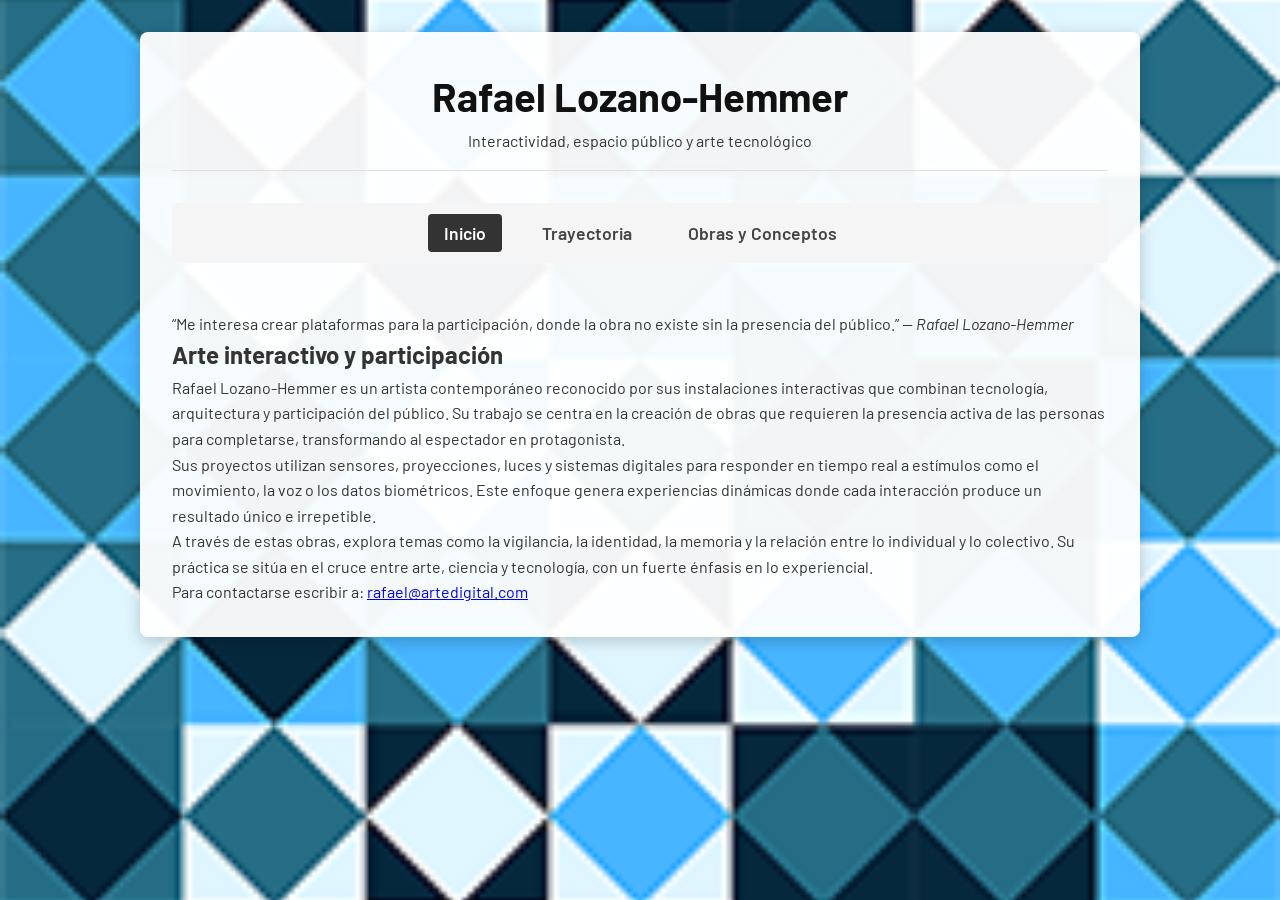
<file: index.html>
<!DOCTYPE html>
<html lang="es">
<head>
    <meta charset="UTF-8">
    <meta name="viewport" content="width=device-width, initial-scale=1.0">
    <title>Inicio - Rafael Lozano-Hemmer</title>
    <link rel="preconnect" href="https://fonts.googleapis.com">
    <link rel="preconnect" href="https://fonts.gstatic.com" crossorigin>
    <link href="https://fonts.googleapis.com/css2?family=Barlow:wght@400;600;700&display=swap" rel="stylesheet">
    <link rel="stylesheet" href="style.css">
</head>
<body>

    <div class="contenedor-principal">

        <header>
            <h1>Rafael Lozano-Hemmer</h1>
            <p>Interactividad, espacio público y arte tecnológico</p>
        </header>

        <nav>
            <ul>
                <li><a href="index.html" class="activo">Inicio</a></li>
                <li><a href="trayectoria.html">Trayectoria</a></li>
                <li><a href="obras.html">Obras y Conceptos</a></li>
            </ul>
        </nav>

        <main>
            <section>
                <blockquote>
                    “Me interesa crear plataformas para la participación, donde la obra no existe sin la presencia del público.”
                    <cite>— Rafael Lozano-Hemmer</cite>
                </blockquote>
            </section>

            <section>
                <h2>Arte interactivo y participación</h2>
                <p>Rafael Lozano-Hemmer es un artista contemporáneo reconocido por sus instalaciones interactivas que combinan tecnología, arquitectura y participación del público. Su trabajo se centra en la creación de obras que requieren la presencia activa de las personas para completarse, transformando al espectador en protagonista.</p>
                <p>Sus proyectos utilizan sensores, proyecciones, luces y sistemas digitales para responder en tiempo real a estímulos como el movimiento, la voz o los datos biométricos. Este enfoque genera experiencias dinámicas donde cada interacción produce un resultado único e irrepetible.</p>
                <p>A través de estas obras, explora temas como la vigilancia, la identidad, la memoria y la relación entre lo individual y lo colectivo. Su práctica se sitúa en el cruce entre arte, ciencia y tecnología, con un fuerte énfasis en lo experiencial.</p>
            </section>
        </main>

        <footer>
            <p>Para contactarse escribir a: <a href="mailto:rafael@artedigital.com">rafael@artedigital.com</a></p>
        </footer>

    </div> </body>
</html>
</file>
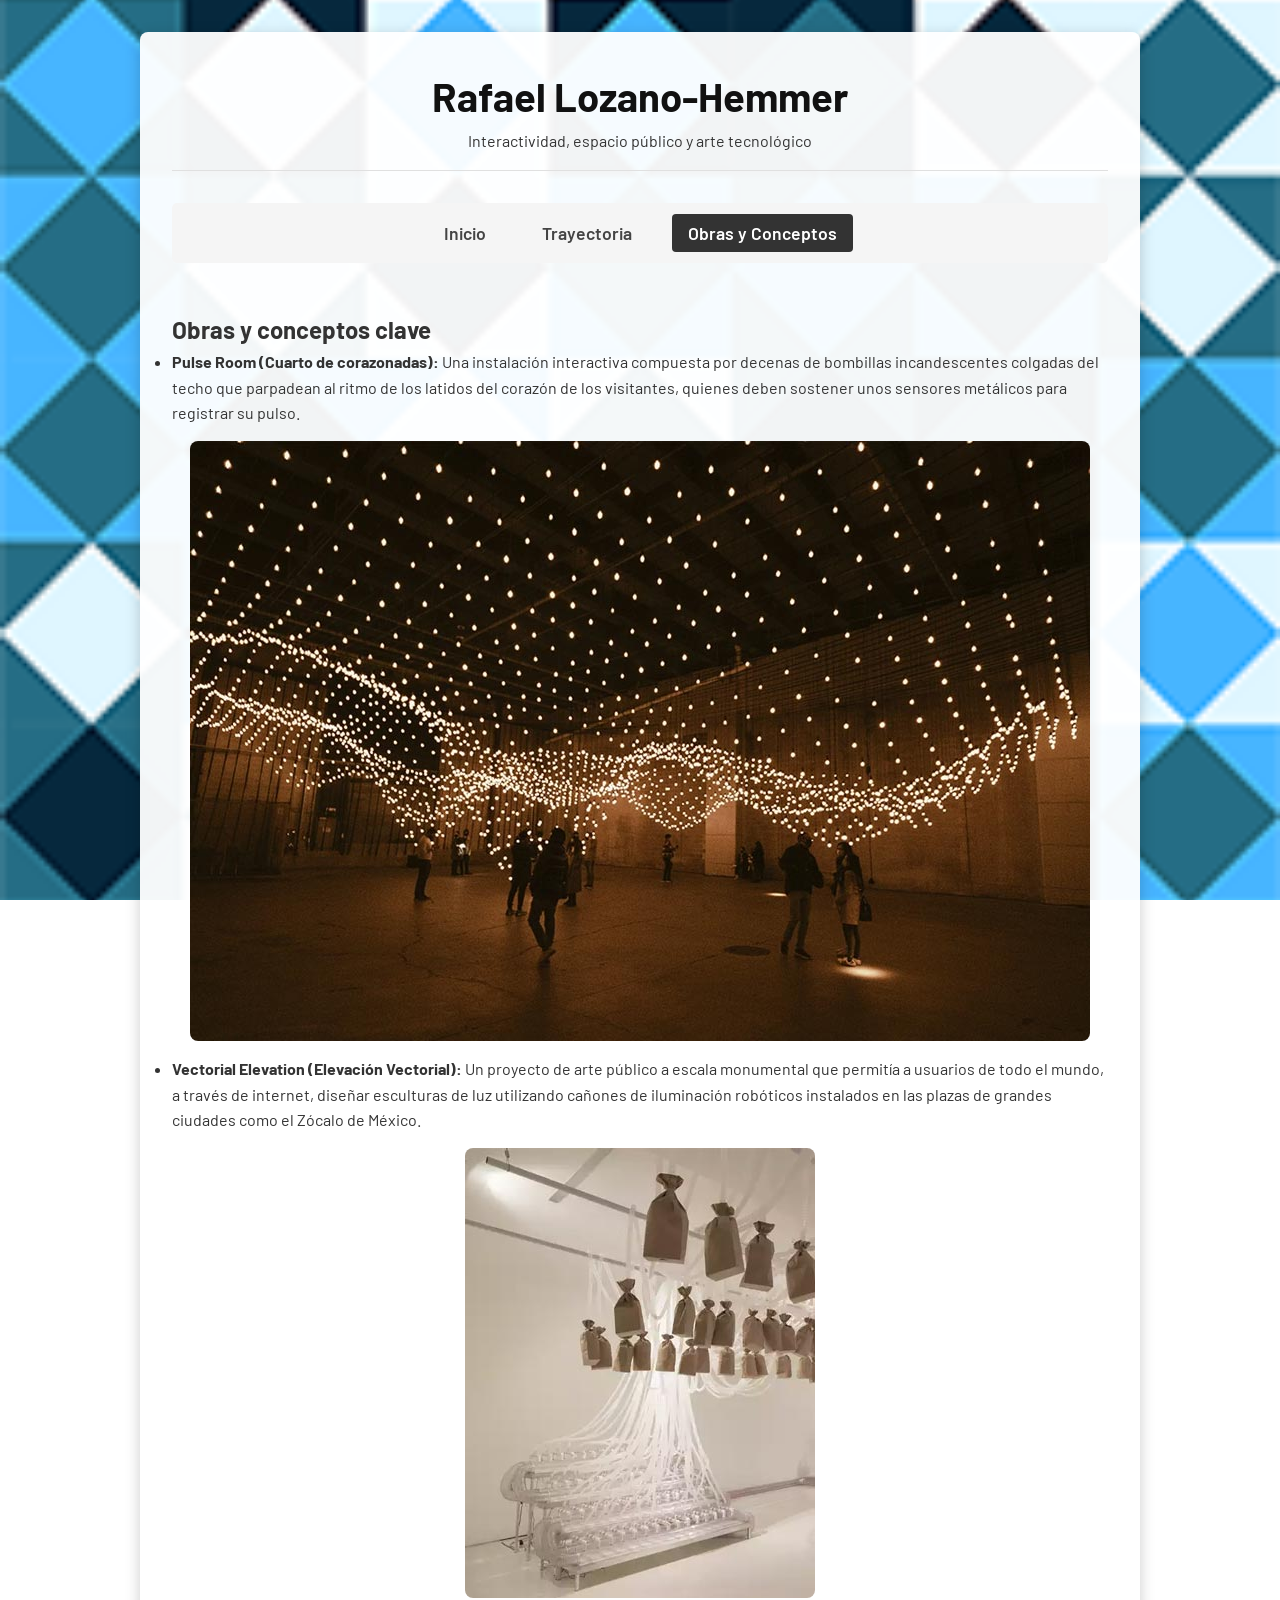
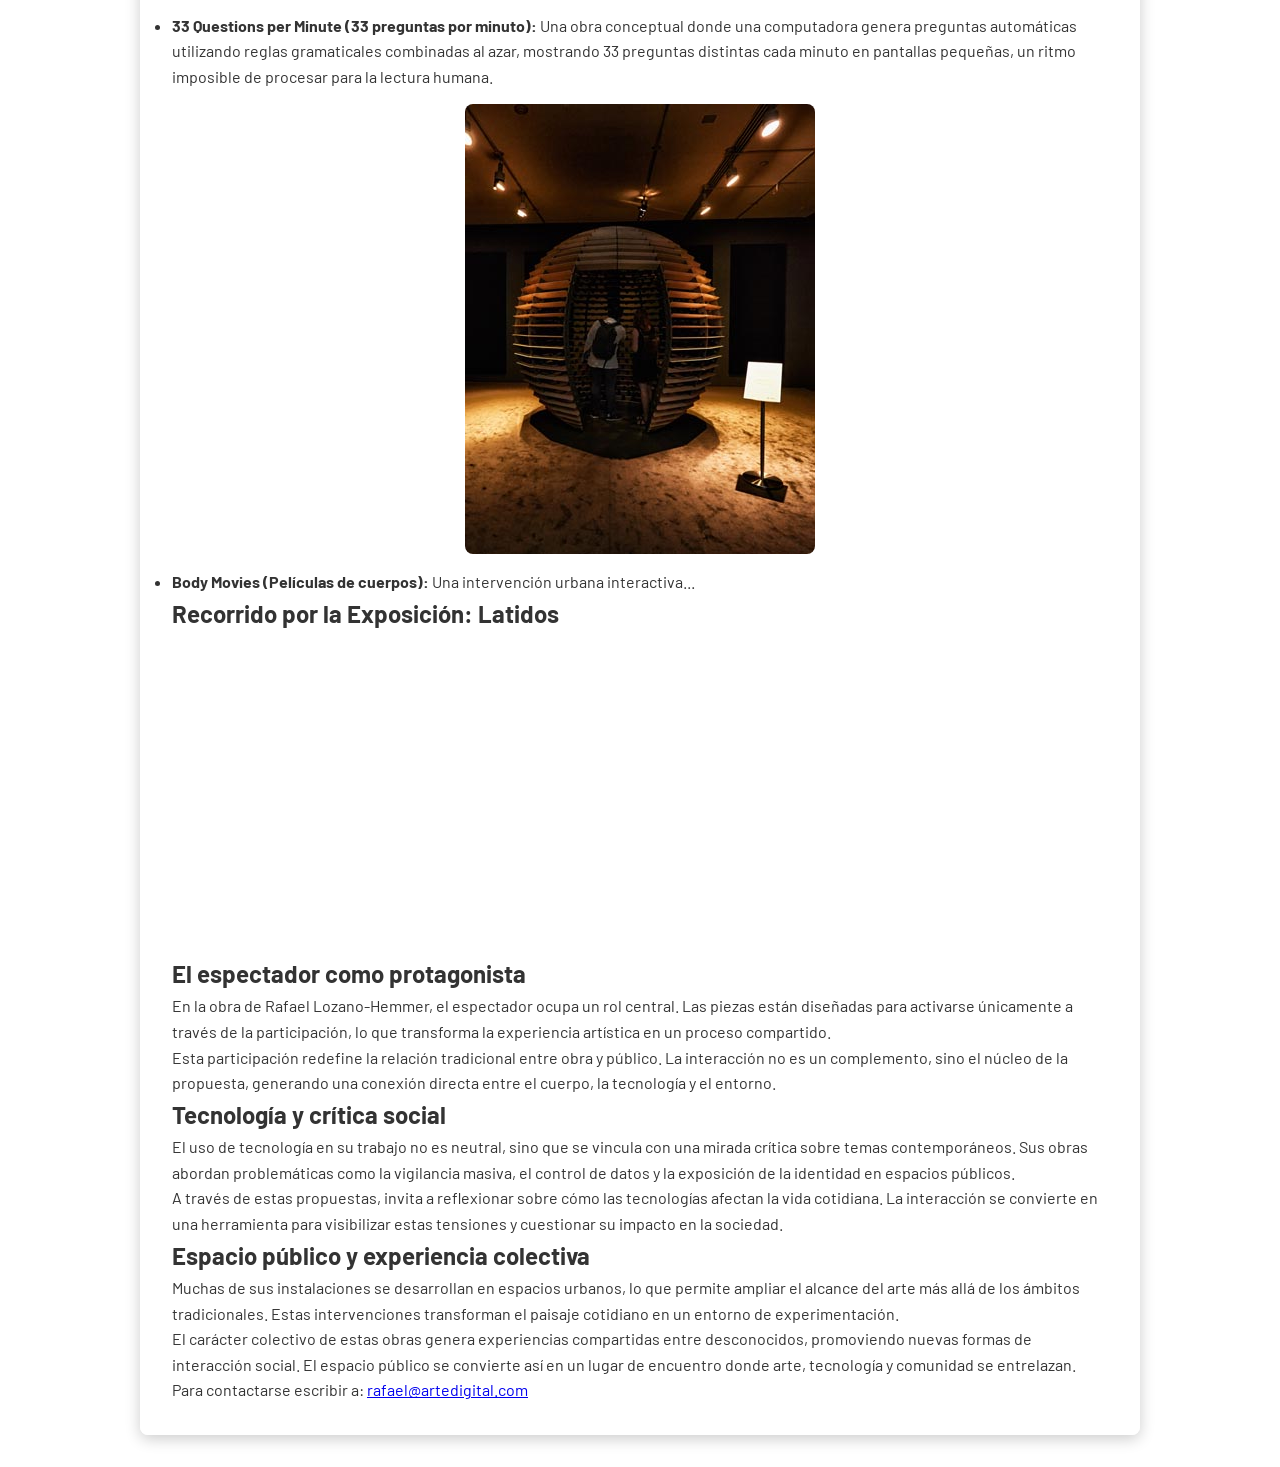
<file: obras.html>
<!DOCTYPE html>
<html lang="es">
<head>
    <meta charset="UTF-8">
    <meta name="viewport" content="width=device-width, initial-scale=1.0">
    <title>Obras - Rafael Lozano-Hemmer</title>
    <link rel="preconnect" href="https://fonts.googleapis.com">
    <link rel="preconnect" href="https://fonts.gstatic.com" crossorigin>
    <link href="https://fonts.googleapis.com/css2?family=Barlow:wght@400;600;700&display=swap" rel="stylesheet">
    <link rel="stylesheet" href="style.css">
</head>
<body>

    <div class="contenedor-principal">

        <header>
            <h1>Rafael Lozano-Hemmer</h1>
            <p>Interactividad, espacio público y arte tecnológico</p>
        </header>

        <nav>
            <ul>
                <li><a href="index.html">Inicio</a></li>
                <li><a href="trayectoria.html">Trayectoria</a></li>
                <li><a href="obras.html" class="activo">Obras y Conceptos</a></li>
            </ul>
        </nav>

        <main>
            <section>
                <h2>Obras y conceptos clave</h2>
               <ul>
                    <li>
                        <strong>Pulse Room (Cuarto de corazonadas):</strong> Una instalación interactiva compuesta por decenas de bombillas incandescentes colgadas del techo que parpadean al ritmo de los latidos del corazón de los visitantes, quienes deben sostener unos sensores metálicos para registrar su pulso.
                        <img src="imagenes/lozano-hemmer-2.jpg" alt="Pulse Room" style="max-width: 100%; height: auto; border-radius: 8px; margin: 15px auto; display: block;">
                    </li>
                    <li>
                        <strong>Vectorial Elevation (Elevación Vectorial):</strong> Un proyecto de arte público a escala monumental que permitía a usuarios de todo el mundo, a través de internet, diseñar esculturas de luz utilizando cañones de iluminación robóticos instalados en las plazas de grandes ciudades como el Zócalo de México.
                        <img src="imagenes/lozano-hemmer-3.jpg" alt="Vectorial Elevation" style="max-width: 100%; height: auto; border-radius: 8px; margin: 15px auto; display: block;">
                    </li>
                    <li>
                        <strong>33 Questions per Minute (33 preguntas por minuto):</strong> Una obra conceptual donde una computadora genera preguntas automáticas utilizando reglas gramaticales combinadas al azar, mostrando 33 preguntas distintas cada minuto en pantallas pequeñas, un ritmo imposible de procesar para la lectura humana.
                        <img src="imagenes/lozano-hemmer-4.jpg" alt="33 Questions per Minute" style="max-width: 100%; height: auto; border-radius: 8px; margin: 15px auto; display: block;">
                    </li>
                    <li><strong>Body Movies (Películas de cuerpos):</strong> Una intervención urbana interactiva...
            </section>

            <section class="video-seccion">
                <h2>Recorrido por la Exposición: Latidos</h2>
                <div class="contenedor-video">
                    <iframe width="560" height="315" src="https://www.youtube.com/embed/jTzojcaanDs" title="Rafael Lozano-Hemmer - Latidos" frameborder="0" allow="accelerometer; autoplay; clipboard-write; encrypted-media; gyroscope; picture-in-picture; web-share" allowfullscreen></iframe>
                </div>
            </section>

            <section>
                <h2>El espectador como protagonista</h2>
                <p>En la obra de Rafael Lozano-Hemmer, el espectador ocupa un rol central. Las piezas están diseñadas para activarse únicamente a través de la participación, lo que transforma la experiencia artística en un proceso compartido.</p>
                <p>Esta participación redefine la relación tradicional entre obra y público. La interacción no es un complemento, sino el núcleo de la propuesta, generando una conexión directa entre el cuerpo, la tecnología y el entorno.</p>
            </section>

            <section>
                <h2>Tecnología y crítica social</h2>
                <p>El uso de tecnología en su trabajo no es neutral, sino que se vincula con una mirada crítica sobre temas contemporáneos. Sus obras abordan problemáticas como la vigilancia masiva, el control de datos y la exposición de la identidad en espacios públicos.</p>
                <p>A través de estas propuestas, invita a reflexionar sobre cómo las tecnologías afectan la vida cotidiana. La interacción se convierte en una herramienta para visibilizar estas tensiones y cuestionar su impacto en la sociedad.</p>
            </section>

            <section>
                <h2>Espacio público y experiencia colectiva</h2>
                <p>Muchas de sus instalaciones se desarrollan en espacios urbanos, lo que permite ampliar el alcance del arte más allá de los ámbitos tradicionales. Estas intervenciones transforman el paisaje cotidiano en un entorno de experimentación.</p>
                <p>El carácter colectivo de estas obras genera experiencias compartidas entre desconocidos, promoviendo nuevas formas de interacción social. El espacio público se convierte así en un lugar de encuentro donde arte, tecnología y comunidad se entrelazan.</p>
            </section>
        </main>

        <footer>
            <p>Para contactarse escribir a: <a href="mailto:rafael@artedigital.com">rafael@artedigital.com</a></p>
        </footer>

    </div>

</body>
</html>
</file>
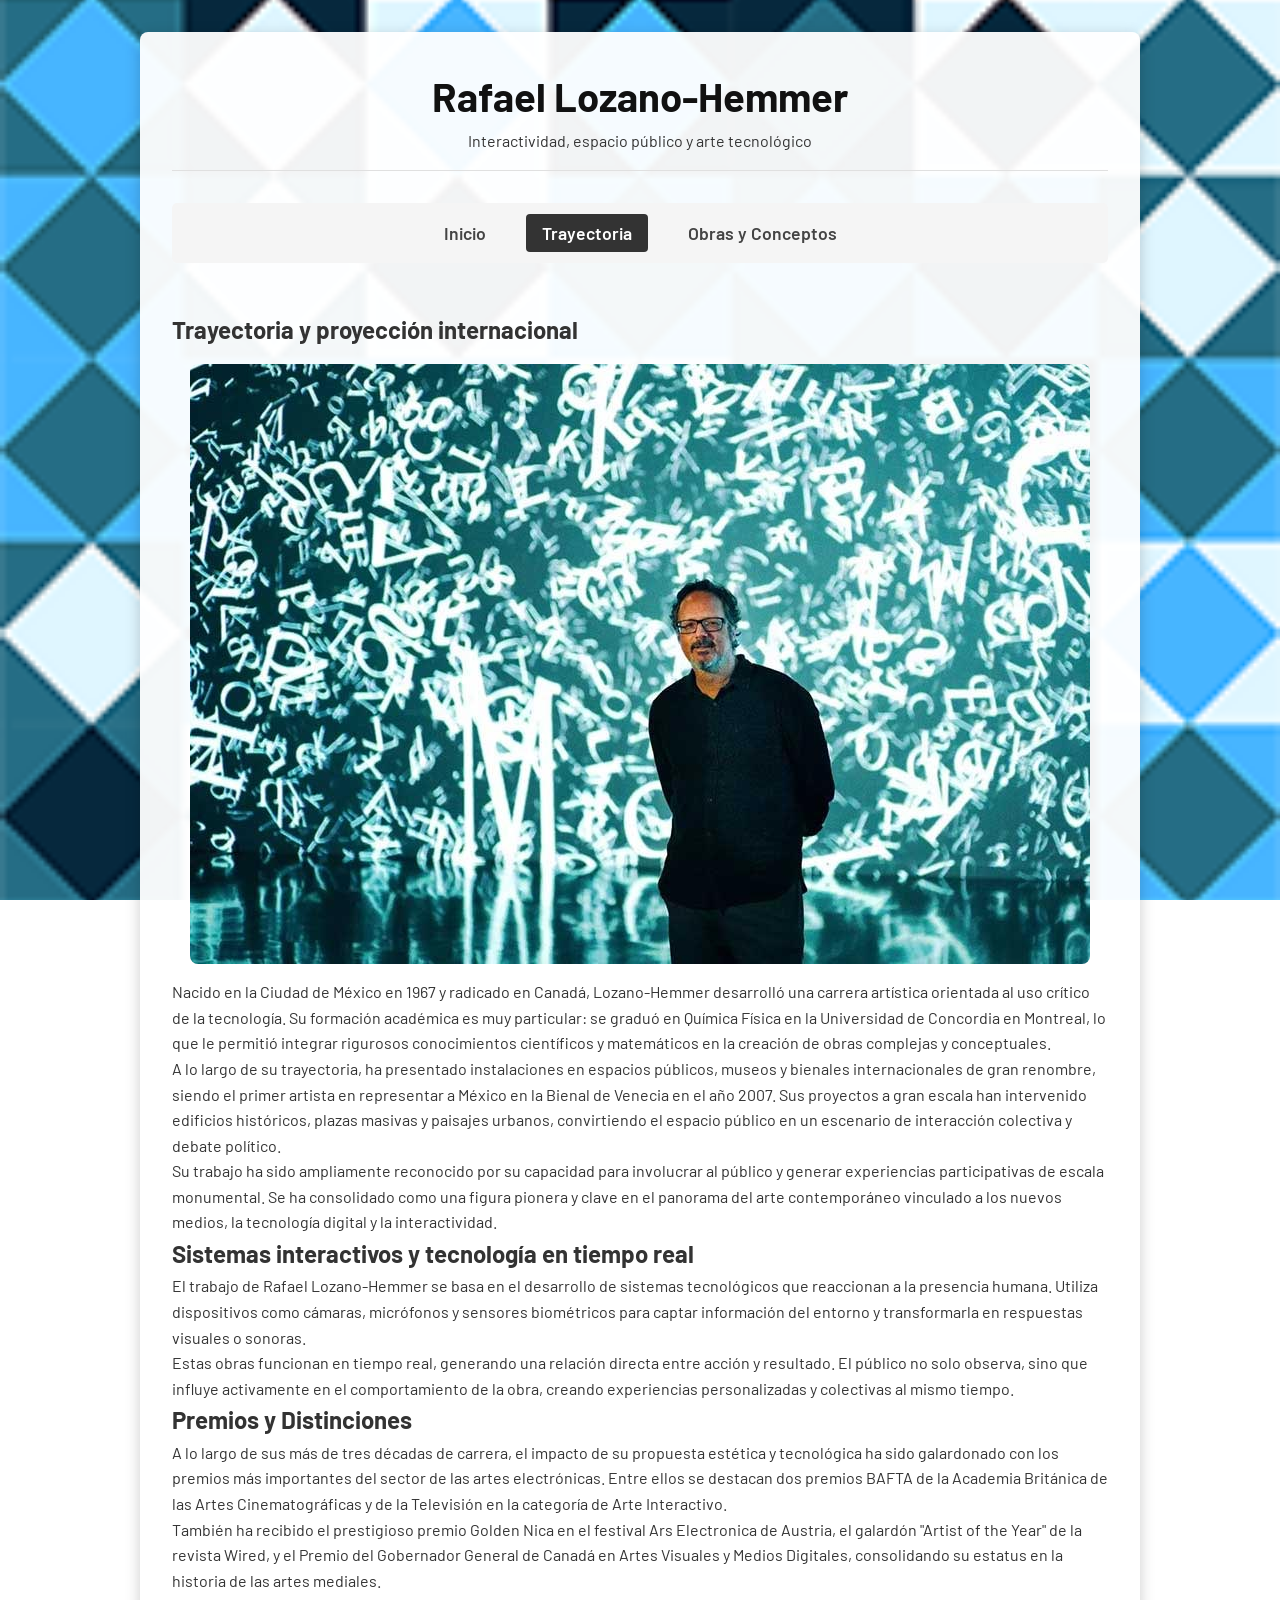
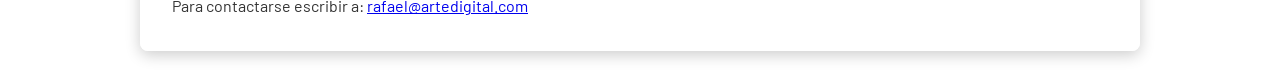
<file: trayectoria.html>
<!DOCTYPE html>
<html lang="es">
<head>
    <meta charset="UTF-8">
    <meta name="viewport" content="width=device-width, initial-scale=1.0">
    <title>Trayectoria - Rafael Lozano-Hemmer</title>
    <link rel="preconnect" href="https://fonts.googleapis.com">
    <link rel="preconnect" href="https://fonts.gstatic.com" crossorigin>
    <link href="https://fonts.googleapis.com/css2?family=Barlow:wght@400;600;700&display=swap" rel="stylesheet">
    <link rel="stylesheet" href="style.css">
</head>
<body>

    <div class="contenedor-principal">

        <header>
            <h1>Rafael Lozano-Hemmer</h1>
            <p>Interactividad, espacio público y arte tecnológico</p>
        </header>

        <nav>
            <ul>
                <li><a href="index.html">Inicio</a></li>
                <li><a href="trayectoria.html" class="activo">Trayectoria</a></li>
                <li><a href="obras.html">Obras y Conceptos</a></li>
            </ul>
        </nav>

        <main>
            <section>
                <h2>Trayectoria y proyección internacional</h2>
                <img src="imagenes/lozano-hemmer-1.jpg" alt="Rafael Lozano-Hemmer" style="max-width: 100%; height: auto; border-radius: 8px; margin: 15px auto; display: block;">
                <p>Nacido en la Ciudad de México en 1967 y radicado en Canadá, Lozano-Hemmer desarrolló una carrera artística orientada al uso crítico de la tecnología. Su formación académica es muy particular: se graduó en Química Física en la Universidad de Concordia en Montreal, lo que le permitió integrar rigurosos conocimientos científicos y matemáticos en la creación de obras complejas y conceptuales.</p>
                <p>A lo largo de su trayectoria, ha presentado instalaciones en espacios públicos, museos y bienales internacionales de gran renombre, siendo el primer artista en representar a México en la Bienal de Venecia en el año 2007. Sus proyectos a gran escala han intervenido edificios históricos, plazas masivas y paisajes urbanos, convirtiendo el espacio público en un escenario de interacción colectiva y debate político.</p>
                <p>Su trabajo ha sido ampliamente reconocido por su capacidad para involucrar al público y generar experiencias participativas de escala monumental. Se ha consolidado como una figura pionera y clave en el panorama del arte contemporáneo vinculado a los nuevos medios, la tecnología digital y la interactividad.</p>
            </section>

            <section>
                <h2>Sistemas interactivos y tecnología en tiempo real</h2>
                <p>El trabajo de Rafael Lozano-Hemmer se basa en el desarrollo de sistemas tecnológicos que reaccionan a la presencia humana. Utiliza dispositivos como cámaras, micrófonos y sensores biométricos para captar información del entorno y transformarla en respuestas visuales o sonoras.</p>
                <p>Estas obras funcionan en tiempo real, generando una relación directa entre acción y resultado. El público no solo observa, sino que influye activamente en el comportamiento de la obra, creando experiencias personalizadas y colectivas al mismo tiempo.</p>
            </section>

            <section>
                <h2>Premios y Distinciones</h2>
                <p>A lo largo de sus más de tres décadas de carrera, el impacto de su propuesta estética y tecnológica ha sido galardonado con los premios más importantes del sector de las artes electrónicas. Entre ellos se destacan dos premios BAFTA de la Academia Británica de las Artes Cinematográficas y de la Televisión en la categoría de Arte Interactivo.</p>
                <p>También ha recibido el prestigioso premio Golden Nica en el festival Ars Electronica de Austria, el galardón "Artist of the Year" de la revista Wired, y el Premio del Gobernador General de Canadá en Artes Visuales y Medios Digitales, consolidando su estatus en la historia de las artes mediales.</p>
            </section>
        </main>

        <footer>
            <p>Para contactarse escribir a: <a href="mailto:rafael@artedigital.com">rafael@artedigital.com</a></p>
        </footer>

    </div>

</body>
</html>
</file>
<file: style.css>
/* 1. ESTILOS BASE PARA LA PAGINA */
* {
    margin: 0;
    padding: 0;
    box-sizing: border-box;
}

body {
    /* Imagen de fondo para el sitio */
    background-image: url('imagenes/fondo.png'); 
    background-size: cover;
    background-position: center;
    background-attachment: fixed;
    
    /* Estilos base y legibilidad */
    font-family: 'Barlow',Arial, sans-serif;
    color: #333333;
    line-height: 1.6;
}

/* Tipografía para los títulos principales */
h1, h2, h3 {
    font-family: 'Barlow', sans-serif;
    font-weight: 700;
}

/* 2. ESTRUCTURA: Contenedor principal de la página */
.contenedor-principal {
    max-width: 1000px; /* Ancho máximo fijo para pantallas grandes */
    width: 90%;        /* Ancho adaptable en porcentaje para pantallas chicas */
    margin: 2rem auto; /* Centrado horizontal en la pantalla */
    background-color: rgba(255, 255, 255, 0.95); /* Fondo blanco traslúcido para leer bien */
    padding: 2rem;     /* Espaciado interno */
    border-radius: 8px;
    box-shadow: 0 4px 15px rgba(0, 0, 0, 0.2);
}

/* 3. ESTILOS DEL ENCABEZADO */
header {
    text-align: center;
    margin-bottom: 2rem;
    padding-bottom: 1rem;
    border-bottom: 1px solid #e0e0e0;
}

header h1 {
    font-size: 2.5rem;
    color: #111111;
}

.subtitle {
    font-size: 1.1rem;
    color: #666666;
    margin-top: 0.5rem;
}

/* 3. MENÚ DE NAVEGACIÓN PRINCIPAL */
nav {
    margin-bottom: 3rem; /* Espacio grande abajo del menú */
}

nav ul {
    list-style: none; /* Borra los puntitos de la lista */
    display: flex;     /* Pone los elementos en línea horizontal */
    justify-content: center; /* Centra el menú en la pantalla */
    gap: 1.5rem;      /* Espacio entre cada botón del menú en rem */
    padding: 1rem 0;
    background-color: #f5f5f5; /* Un gris muy clarito para el fondo del menú */
    border-radius: 5px;
}

nav ul li a {
    text-decoration: none; /* Saca el subrayado de los links */
    font-family: 'Barlow', sans-serif; /* Tipografía para el menú */
    color: #444444; /* Color de letra por defecto */
    font-weight: 600; /* Un poco más gruesa la letra */
    font-size: 1.1rem;
    padding: 0.5rem 1rem; /* Espaciado interno para que parezca un botón */
    border-radius: 4px;
    transition: all 0.3s ease; /* Efecto suave cuando pasas el mouse */
}

/* Efecto al pasar el mouse por arriba del link */
nav ul li a:hover {
    color: #000000;
    background-color: #e0e0e0;
}

/* Estilo para marcar en qué página está el usuario actualmente */
nav ul li a.activo {
    color: #ffffff; /* Letra blanca */
    background-color: #333333; /* Fondo negro */
}
</file>
